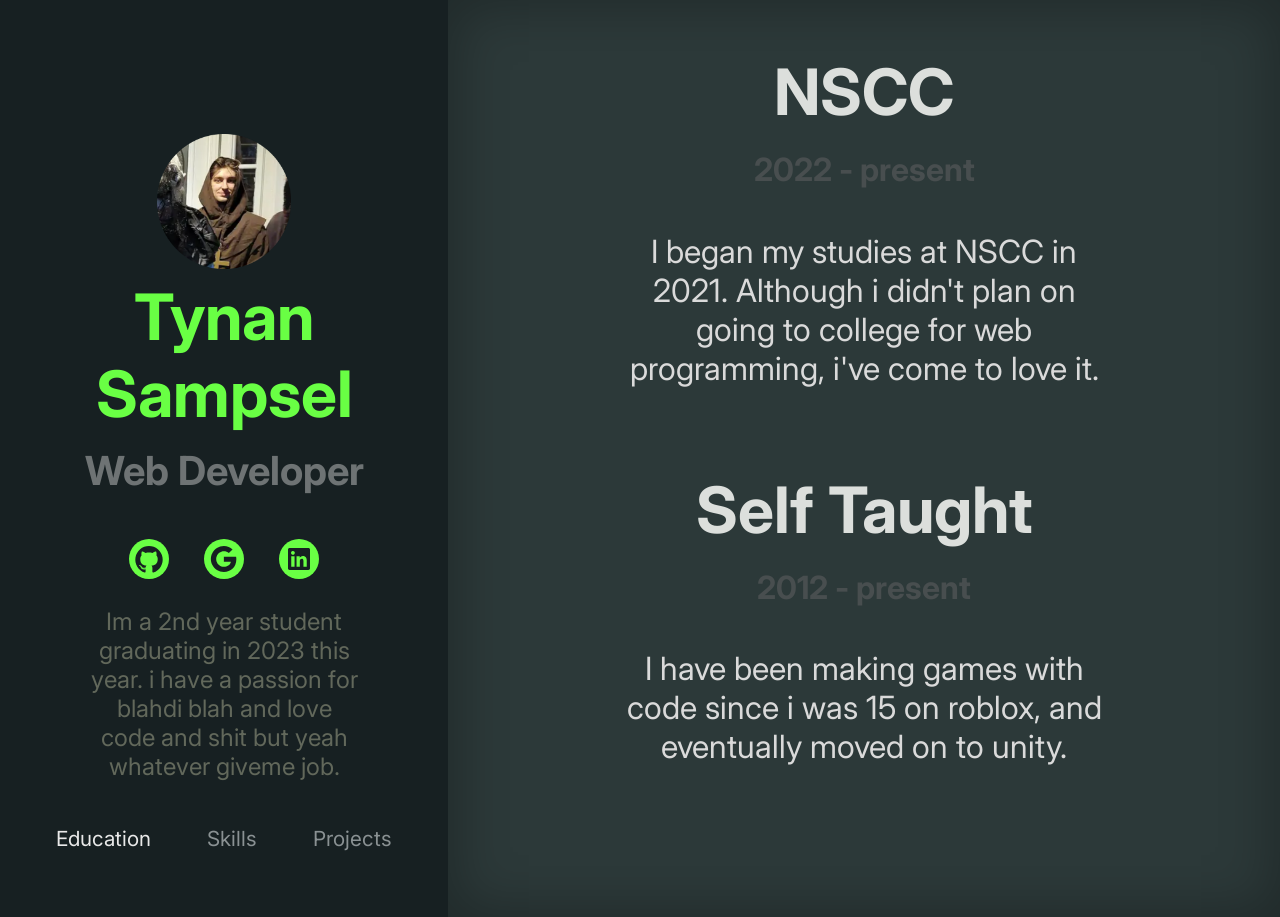
<file: index.html>
<!DOCTYPE html>
<html lang="en">
<head>
    <meta charset="UTF-8">
    <meta http-equiv="X-UA-Compatible" content="IE=edge">
    <meta name="viewport" content="width=<device-width>, initial-scale=1.0">
    <link rel="stylesheet" href="./css/reset.css"/>
    <link rel="stylesheet" href="./css/layout_leftbox.css"/>
    <link rel="stylesheet" href="./css/layout_rightbox.css"/>
    <!-- <link rel="stylesheet" href="./css/layout_mobile.css"/>
    <link rel="stylesheet" href="./css/layout_desktop.css"/> -->
    <link rel="stylesheet" href="./css/style_leftbox.css"/>
    <link rel="stylesheet" href="./css/style_rightbox.css"/>
    <link rel="stylesheet" href="./css/style_buttons.css"/>

    <link rel="stylesheet" href="./css/layout_mobile.css"/>
    <link rel="stylesheet" href="./css/layout_desktop.css"/>
    <link rel="stylesheet" href="./css/item_animations.css"/>
    <title>Tynan Sampsel</title>

    <style>
        
    </style>
</head>
<body>


    <section id="left_box">
        <div id="left_box_list">
            <img src="./img/portrait_cropped.png" >
            <h1>Tynan Sampsel</h1>
            <h3>Web Developer</h3>
            <div id="contact_icon_list">

                <a href="https://github.com/TSampsel"  target="_blank">
                <svg width="40" height="40" viewBox="0 0 40 40" fill="none" xmlns="http://www.w3.org/2000/svg">
                    <rect width="40" height="40" rx="20" fill="#69FF44"/>
                    <path fill-rule="evenodd" clip-rule="evenodd" d="M19.9951 7C16.7455 7.00169 13.6025 8.15263 11.128 10.247C8.65349 12.3414 7.00894 15.2427 6.48836 18.4321C5.96779 21.6215 6.60515 24.8911 8.28649 27.6561C9.96782 30.4211 12.5835 32.5013 15.6658 33.5248C16.3458 33.651 16.6019 33.2295 16.6019 32.8712C16.6019 32.5128 16.5883 31.4738 16.5838 30.3379C12.7758 31.1606 11.9711 28.731 11.9711 28.731C11.35 27.1533 10.4524 26.7386 10.4524 26.7386C9.21028 25.8957 10.5454 25.9115 10.5454 25.9115C11.9212 26.0084 12.6443 27.3156 12.6443 27.3156C13.8638 29.3958 15.8471 28.7941 16.6268 28.4425C16.7492 27.5613 17.1051 26.9618 17.4973 26.6214C14.4554 26.2789 11.2594 25.1114 11.2594 19.8961C11.2405 18.5436 11.7453 17.2356 12.6692 16.2428C12.5287 15.9002 12.0595 14.5164 12.803 12.6367C12.803 12.6367 13.9522 12.2716 16.5679 14.0318C18.8115 13.4217 21.1787 13.4217 23.4223 14.0318C26.0358 12.2716 27.1828 12.6367 27.1828 12.6367C27.9285 14.5119 27.4593 15.8957 27.3188 16.2428C28.2456 17.2358 28.7515 18.546 28.7309 19.9007C28.7309 25.1272 25.5281 26.2789 22.4817 26.6147C22.9713 27.0384 23.4087 27.8655 23.4087 29.1367C23.4087 30.9577 23.3929 32.4227 23.3929 32.8712C23.3929 33.234 23.6399 33.6577 24.3335 33.5248C27.4162 32.5012 30.0321 30.4206 31.7134 27.6551C33.3947 24.8896 34.0317 21.6196 33.5106 18.4299C32.9894 15.2402 31.344 12.3389 28.8687 10.2449C26.3934 8.15081 23.2497 7.00062 19.9997 7H19.9951Z" fill="#172022"/>
                    <path d="M11.4905 26.5425C11.461 26.6101 11.3522 26.6304 11.2638 26.5831C11.1754 26.5358 11.1097 26.4479 11.1414 26.378C11.1731 26.3081 11.2797 26.2901 11.3681 26.3374C11.4565 26.3847 11.5245 26.4749 11.4905 26.5425Z" fill="#172022"/>
                    <path d="M12.0455 27.1578C11.9985 27.1813 11.9448 27.1879 11.8936 27.1764C11.8423 27.1649 11.7966 27.136 11.7644 27.0947C11.676 27.0001 11.6579 26.8693 11.7259 26.8107C11.7939 26.7521 11.9163 26.7792 12.0047 26.8738C12.0931 26.9685 12.1135 27.0992 12.0455 27.1578Z" fill="#172022"/>
                    <path d="M12.5853 27.9399C12.5015 27.9985 12.3587 27.9399 12.2793 27.8227C12.2574 27.8017 12.2399 27.7764 12.228 27.7486C12.2161 27.7207 12.21 27.6907 12.21 27.6604C12.21 27.6301 12.2161 27.6001 12.228 27.5722C12.2399 27.5444 12.2574 27.5192 12.2793 27.4981C12.3632 27.4418 12.506 27.4981 12.5853 27.6131C12.6647 27.728 12.6669 27.8813 12.5853 27.9399V27.9399Z" fill="#172022"/>
                    <path d="M13.317 28.6972C13.2422 28.7806 13.0904 28.758 12.9657 28.6453C12.841 28.5326 12.8116 28.3794 12.8864 28.2982C12.9612 28.2171 13.113 28.2397 13.2422 28.3501C13.3714 28.4605 13.3964 28.616 13.317 28.6972V28.6972Z" fill="#172022"/>
                    <path d="M14.344 29.1388C14.31 29.2448 14.1559 29.2921 14.0018 29.247C13.8476 29.2019 13.7456 29.0757 13.7751 28.9676C13.8046 28.8594 13.961 28.8098 14.1174 28.8594C14.2738 28.909 14.3735 29.0284 14.344 29.1388Z" fill="#172022"/>
                    <path d="M15.464 29.2155C15.464 29.3259 15.3371 29.4206 15.1739 29.4228C15.0107 29.4251 14.877 29.3349 14.877 29.2245C14.877 29.114 15.0039 29.0194 15.1671 29.0171C15.3303 29.0149 15.464 29.1028 15.464 29.2155Z" fill="#172022"/>
                    <path d="M16.5062 29.0421C16.5266 29.1525 16.4133 29.2674 16.2501 29.2945C16.0869 29.3215 15.9441 29.2562 15.9237 29.148C15.9033 29.0398 16.0212 28.9226 16.1798 28.8933C16.3385 28.864 16.4858 28.9316 16.5062 29.0421Z" fill="#172022"/>
                </svg>
                </a>
                <a href="https://www.linkedin.com/in/tynan-sampsel-a01247205"  target="_blank">
                <svg width="40" height="40" viewBox="0 0 40 40" fill="none" xmlns="http://www.w3.org/2000/svg">
                    <rect width="40" height="40" rx="20" fill="#69FF44"/>
                    <path fill-rule="evenodd" clip-rule="evenodd" d="M32.3399 20.2954C32.3399 19.3736 32.2571 18.4873 32.1035 17.6364H19.8599V22.665H26.8562C26.5549 24.29 25.639 25.6668 24.2621 26.5886V29.8504H28.4635C30.9217 27.5873 32.3399 24.2545 32.3399 20.2954Z" fill="#172022"/>
                    <path fill-rule="evenodd" clip-rule="evenodd" d="M19.8599 33C23.3699 33 26.3127 31.8359 28.4636 29.8504L24.2622 26.5886C23.0981 27.3686 21.609 27.8295 19.8599 27.8295C16.474 27.8295 13.6081 25.5427 12.5859 22.47H8.24268V25.8382C10.3818 30.0868 14.7781 33 19.8599 33Z" fill="#172022"/>
                    <path fill-rule="evenodd" clip-rule="evenodd" d="M12.5858 22.47C12.3258 21.69 12.178 20.8569 12.178 20C12.178 19.1432 12.3258 18.31 12.5858 17.53V14.1619H8.24259C7.36214 15.9169 6.85986 17.9023 6.85986 20C6.85986 22.0978 7.36214 24.0832 8.24259 25.8382L12.5858 22.47Z" fill="#172022"/>
                    <path fill-rule="evenodd" clip-rule="evenodd" d="M19.8599 12.1705C21.7686 12.1705 23.4822 12.8264 24.8295 14.1145L28.5581 10.3859C26.3068 8.28818 23.364 7 19.8599 7C14.7781 7 10.3818 9.91318 8.24268 14.1618L12.5859 17.53C13.6081 14.4573 16.474 12.1705 19.8599 12.1705Z" fill="#172022"/>
                </svg>
                </a>
                <a href="https://www.linkedin.com/in/tynan-sampsel-a01247205" target="_blank">
                <svg width="40" height="40" viewBox="0 0 40 40" fill="none" xmlns="http://www.w3.org/2000/svg">
                    <rect width="40" height="40" rx="20" fill="#69FF44"/>
                    <path d="M29.376 9H10.624C10.1933 9 9.78023 9.1711 9.47567 9.47567C9.1711 9.78023 9 10.1933 9 10.624V29.376C9 29.8067 9.1711 30.2198 9.47567 30.5243C9.78023 30.8289 10.1933 31 10.624 31H29.376C29.8067 31 30.2198 30.8289 30.5243 30.5243C30.8289 30.2198 31 29.8067 31 29.376V10.624C31 10.1933 30.8289 9.78023 30.5243 9.47567C30.2198 9.1711 29.8067 9 29.376 9ZM15.5572 27.7413H12.2496V17.2347H15.5572V27.7413ZM13.9011 15.7788C13.5259 15.7766 13.1598 15.6634 12.8488 15.4534C12.5379 15.2434 12.2962 14.946 12.1541 14.5987C12.0121 14.2514 11.9761 13.8699 12.0507 13.5022C12.1253 13.1345 12.3072 12.7971 12.5733 12.5326C12.8395 12.2682 13.178 12.0885 13.5462 12.0163C13.9144 11.944 14.2957 11.9825 14.642 12.1267C14.9884 12.271 15.2842 12.5147 15.4923 12.8269C15.7003 13.1392 15.8111 13.5061 15.8108 13.8813C15.8144 14.1324 15.7673 14.3818 15.6724 14.6144C15.5776 14.847 15.4368 15.0582 15.2586 15.2352C15.0804 15.4123 14.8684 15.5517 14.6351 15.6451C14.4019 15.7384 14.1523 15.7839 13.9011 15.7788ZM27.7489 27.7504H24.4428V22.0106C24.4428 20.3178 23.7232 19.7953 22.7943 19.7953C21.8135 19.7953 20.851 20.5347 20.851 22.0533V27.7504H17.5433V17.2424H20.7242V18.6983H20.7669C21.0863 18.0521 22.2046 16.9475 23.9111 16.9475C25.7567 16.9475 27.7504 18.0429 27.7504 21.2513L27.7489 27.7504Z" fill="#172022"/>
                </svg>
                </a>
                     
            </div>
            <p>Im a 2nd year student graduating in 2023 this year. i have a passion for blahdi blah and love code and shit but yeah whatever giveme job.</p>
        </div>

        <div id="false_nav_list"></div>

        <div id="nav_list">
            <p class="active" id="button_education">Education</p>
            <p class="inactive" id="button_skills">Skills</p>
            <p class="inactive" id="button_projects">Projects</p>
        </div>
    </section>


    <section id="right_box">

        <section id="education" class="item_display_initial tab_active">
            <div id="project_top_list">
                <h2>NSCC</h2>
                <h4>2022 - present</h4>
                <p>I began my studies at NSCC in 2021. Although i didn't plan on going to college for web programming, i've come to love it.</p>

                <h2>Self Taught</h2>
                <h4>2012 - present</h4>
                <p>I have been making games with code since i was 15 on roblox, and eventually moved on to unity.</p>
            </div>
        </section>

        <!-- <section id="skills" class="item_display_initial tab_inactive">
            <div id="tab_top_list">
                <div id="tab_nav_list">
                    <p class="active" id="bi_s_1">Languages</p>
                    <p class="inactive" id="bi_s_2">React</p>
                    <p class="inactive" id="bi_s_3">Wordpress</p>
                    <p class="inactive" id="bi_s_4">Programs</p>
                </div>
                <h2 id="s_item_title">Porject 2</h2>
                <h4 id="s_item_date">2022 - 2024</h4>
            </div>
            
            <div id="s_item_image"></div>
            <div id="tab_bottom_list">
                <p id="s_item_desc">Project 3 is a project idk bro 2nd year student blah and</p>
            </div>
            <div id="false_nav_list"></div>
        </section> -->

        <section id="project" class="item_display_initial tab_inactive">
            <div id="project_top_list">

                <div id="project_nav_list" class="tab_inactive">
                    <p class="active" id="bi_p_1">Notepad</p>
                    <p class="inactive" id="bi_p_2">Fullstack App</p>
                    <p class="inactive" id="bi_p_3">Portfolio</p>
                </div>

                <div id="skills_nav_list" class="tab_inactive">
                    <p class="active" id="bi_s_1">Languages</p>
                    <p class="inactive" id="bi_s_2">React</p>
                    <p class="inactive" id="bi_s_3">Wordpress</p>
                    <p class="inactive" id="bi_s_4">Programs</p>
                </div>

                <h2 id="p_item_title">eeeee 2</h2>
                <h4 id="p_item_date">2022 - 2024</h4>
            </div>
            
            <div id="p_item_image"></div>
            <div id="project_bottom_list">
                <p id="p_item_desc">Project 3 is a project idk bro 2nd year student blah and</p>
            </div>
            <div id="false_nav_list"></div>
        </section>
    </section>
    




   <!-- <script src="./js/project_display.js"></script> -->
   <script src="./js/change_tab.js"></script>
</body>
</html>
</file>
<file: css/layout_leftbox.css>
@keyframes in_leftBoxDrop {
    0% {
        transform: translate(0px, -2000px);
    }
    100% {
        transform: translate(0px, 0px);
    }

}
#left_box {
    animation-name: in_leftBoxDrop;
    animation-fill-mode: backwards;
    animation-timing-function: cubic-bezier(0.04, 0.41, 0.18, 1);
    animation-duration: 1s;

    /* https://www.cssportal.com/css-cubic-bezier-generator/ */
}


#left_box {
    display: flex;
    flex-direction: column;
    justify-content: end;
}


#left_box_list {
    display: flex;
    flex-direction: column;
    align-items: center;
    margin-top: 30%;
}
#left_box_list img {
    width: 40%;
}



#left_box_list h1 {
    font-size: 4em;

    margin-top: 2%;
    margin-bottom: 2%;

    text-align: center;
}
#left_box_list h3 {
    font-size: 2.5em;

    margin-top: 5px;
    margin-bottom: 10%;

    text-align: center;
}

#contact_icon_list {
    display: flex;
    flex-direction: row;
    justify-content: space-around;
    width: 50%;
}

#left_box_list p {
    font-size: 1.5em;

    padding-left: 20%;
    padding-right: 20%;

    text-align: center;
}

#false_nav_list {
    height: 10%;
}

#false_nav_list {
    visibility: hidden;
}

#nav_list {
    display: flex;
    justify-content: space-evenly;
    padding-bottom: 10%;
}
#nav_list p {
    font-size: 1.3em;

    cursor: pointer;
}
</file>
<file: css/layout_rightbox.css>
@keyframes in_rightBoxFadeIn {
    0% {
        opacity: 0;
    }
    100% {
        opacity: 1;
    }
}
#right_box {
    animation-name: in_rightBoxFadeIn;
    animation-fill-mode: backwards;
    animation-timing-function:ease-out;
    animation-delay: 1s;
    animation-duration: 0.5s;
}

#project {
    display: flex;
    flex-direction: column;
    justify-content: space-between;

    height: 100%;
}
#project #project_top_list {
    display: flex;
    flex-direction: column;
    align-items: center;
}
#project #project_bottom_list {
    display: flex;
    flex-direction: column;
    align-items: center;
}


#project_nav_list {
    display: flex;
    justify-content: space-evenly;
    width: 100%;
}
#project_nav_list p {
    font-size: 1.3em;

    cursor: pointer;
}

#skills_nav_list {
    display: flex;
    justify-content: space-evenly;
    width: 100%;
}
#skills_nav_list p {
    font-size: 1.3em;

    cursor: pointer;
}

#project h2 {
    font-size: 4em;
    text-align: center;
    margin-bottom: 20px;
}
#project h4 {
    font-size: 2em;
    margin-top: 0px;
    text-align: center;
}

#p_item_image {
    /* background-color: antiquewhite; */
    /* background-image: url("../img/me2.jpg"); */
    background-size: cover;
    background-repeat: no-repeat;
    background-position: center;
    max-height: 50%;
    height: 50%;
    width: 100%;
}

#project_bottom_list p {
    text-align: center;
    
    font-size: 2em;
    padding-left: 20%;
    padding-right: 20%;

    margin-bottom: 10%;
}







#education {
    display: flex;
    flex-direction: column;
    justify-content: space-between;

    height: 100%;
}
#education h2 {
    font-size: 4em;
    text-align: center;
    margin-bottom: 20px;
}
#education h4 {
    font-size: 2em;
    margin-top: 0px;
    text-align: center;
}
#education p {
    text-align: center;
    
    font-size: 2em;
    padding-left: 20%;
    padding-right: 20%;

    margin-bottom: 10%;
}


#skills {
    display: flex;
    flex-direction: column;
    justify-content: space-between;

    height: 100%;
}
#skills h2 {
    font-size: 4em;
    text-align: center;
    margin-bottom: 20px;
}
#skills h4 {
    font-size: 2em;
    margin-top: 0px;
    text-align: center;
}
#skills p {
    text-align: center;
    
    font-size: 2em;
    padding-left: 20%;
    padding-right: 20%;

    margin-bottom: 10%;
}

.tab_inactive {
    display: none !important;
}
.tab_active {
    /* display: initial !important; */
}
</file>
<file: css/layout_mobile.css>
@media only screen and (max-width: 800px) {
    body {
        display: flex;
        flex-direction: column;
    }
    #left_box {
        width: 100%;
        height: 100vh;

        overflow-y: hidden;
    }
    #right_box {
        width: 100%;
        height: 100vh;
        overflow-y: hidden;
    }

    #false_nav_list {
        visibility: visible;
    }
    #nav_list {
        position: fixed;
        width: 100vw;
        padding-bottom: 15%;
    }

    #left_box_list {
        margin-top: 10%;
    }

    #left_box_list h1 {
        font-size: 3em;
    }
    #left_box_list h3 {
        font-size: 2em;
    }

    #skills_nav_list {
        margin-top: 15%;
    }

    #left_box_list p {
        font-size: 1.5em;

        padding-left: 10%;
        padding-right: 10%;
        padding-bottom: 30%;
    }

    #project_bottom_list p {
        text-align: center;
        
        font-size: 1.5em;
        padding-left: 10%;
        padding-right: 10%;
    
        margin-bottom: 10%;
    }

    #p_item_image {
        display: none;
    }
}
</file>
<file: css/layout_desktop.css>
@media only screen and (min-width: 801px) {
    body {
        display: flex;
        flex-direction: row;
    }
    
    #left_box {
        width: 35%;
    }
    #right_box {
        width: 65%;
    }



}
</file>
<file: css/style_leftbox.css>
#left_box {
    background-color: #172022;
}
#right_box {
    background-color: #2C3939;

    box-shadow: inset 0px 0px 50px 10px rgba(0, 0, 0, 0.25);
}


#nav_list {
    background-color: #172022;
    /* background-color: #60b6c9; */
}


#left_box_list h1 {
    color: #69FF44;
}
#left_box_list h3 {
    color: #6E7374;
}
#left_box_list p {
    color: #62685B;
}
#left_box_list img {
    width: 30%;
}
</file>
<file: css/style_rightbox.css>
#project_top_list h2 {
    color: #DCDFDC;
}
#project_top_list h4 {
    color: #484E4F;
}
#project_bottom_list p {
    color: #9D9D9D;
}

#project #item_image {
    background-color: rgb(46, 53, 53);
    background-image: url("../img/me2.jpg");
    background-size: cover;
    background-repeat: no-repeat;
}
/* beep */
</file>
<file: css/style_buttons.css>
.active {
    color: #E9E9E9;
}
.inactive {
    color: #8A9193;
}
</file>
<file: css/item_animations.css>
@keyframes item-display-slide-in {
    from {
        transform: translate(1000px);
    }
    to {
        transform: translate(0px);
    }
}

@keyframes item-display-hide {
    from {
        transform: translate(0px);
    }
    to {
        transform: translate(1000px);
    }
}

@keyframes item-display-slide-reload {
    0% {
        transform: translate(0px);
    }
    30% {
        transform: translate(1000px);
    }
    60% {
        transform: translate(1000px);
    }
    100% {
        transform: translate(0px);
    }
}

@keyframes item-display-slide-first-reload {
    0% {
        transform: translate(1000px);
    }
    100% {
        transform: translate(0px);
    }
}




.item_display_reload {
    animation-name: item-display-slide-reload;
    animation-fill-mode:backwards;
    animation-timing-function:ease-in-out;
    animation-duration: 0.5s;
}
.item_display_first_reload {
    animation-name: item-display-slide-first-reload;
    animation-fill-mode:backwards;
    animation-timing-function:ease-in-out;
    animation-duration: 0.5s;
}

/* .item_display_initial {
    animation-name: item-display-hide;
    animation-fill-mode:forwards;
    animation-timing-function:ease-in-out;
    animation-duration: 0.5s;
} */
</file>
